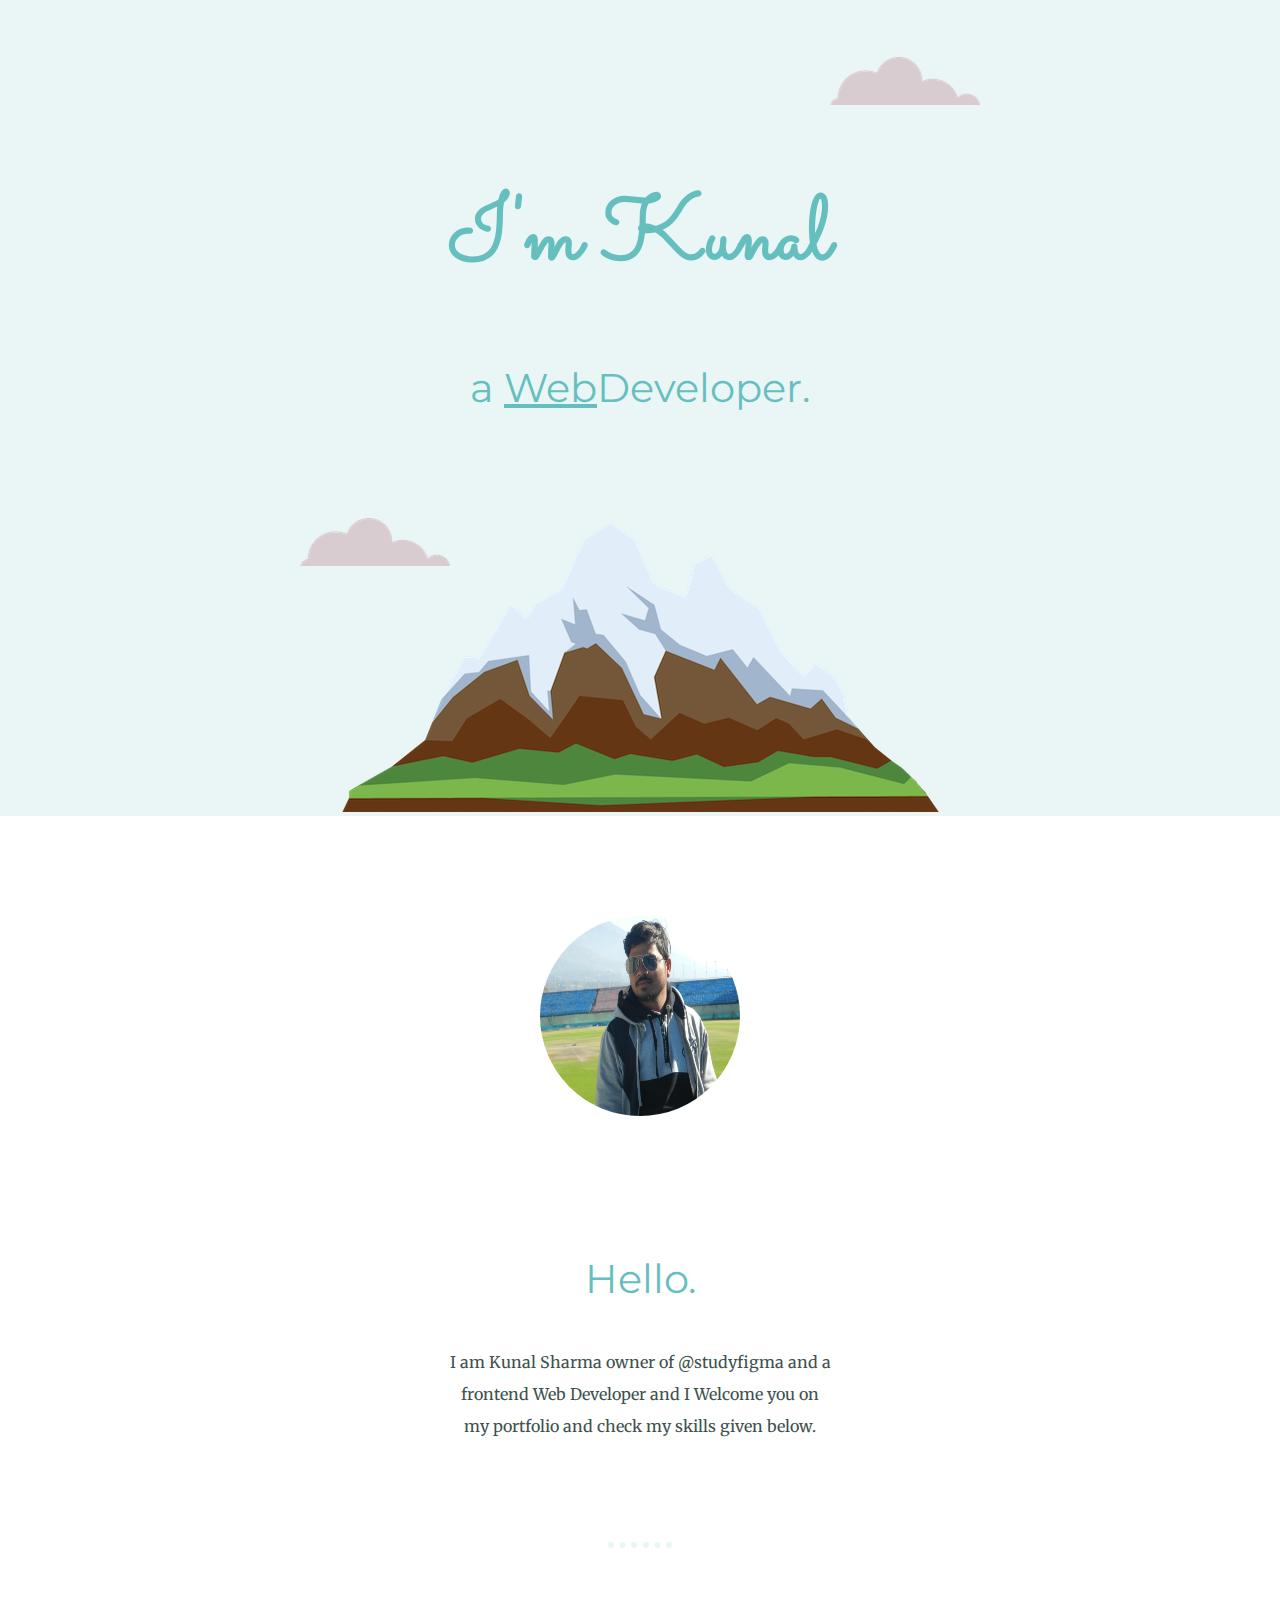
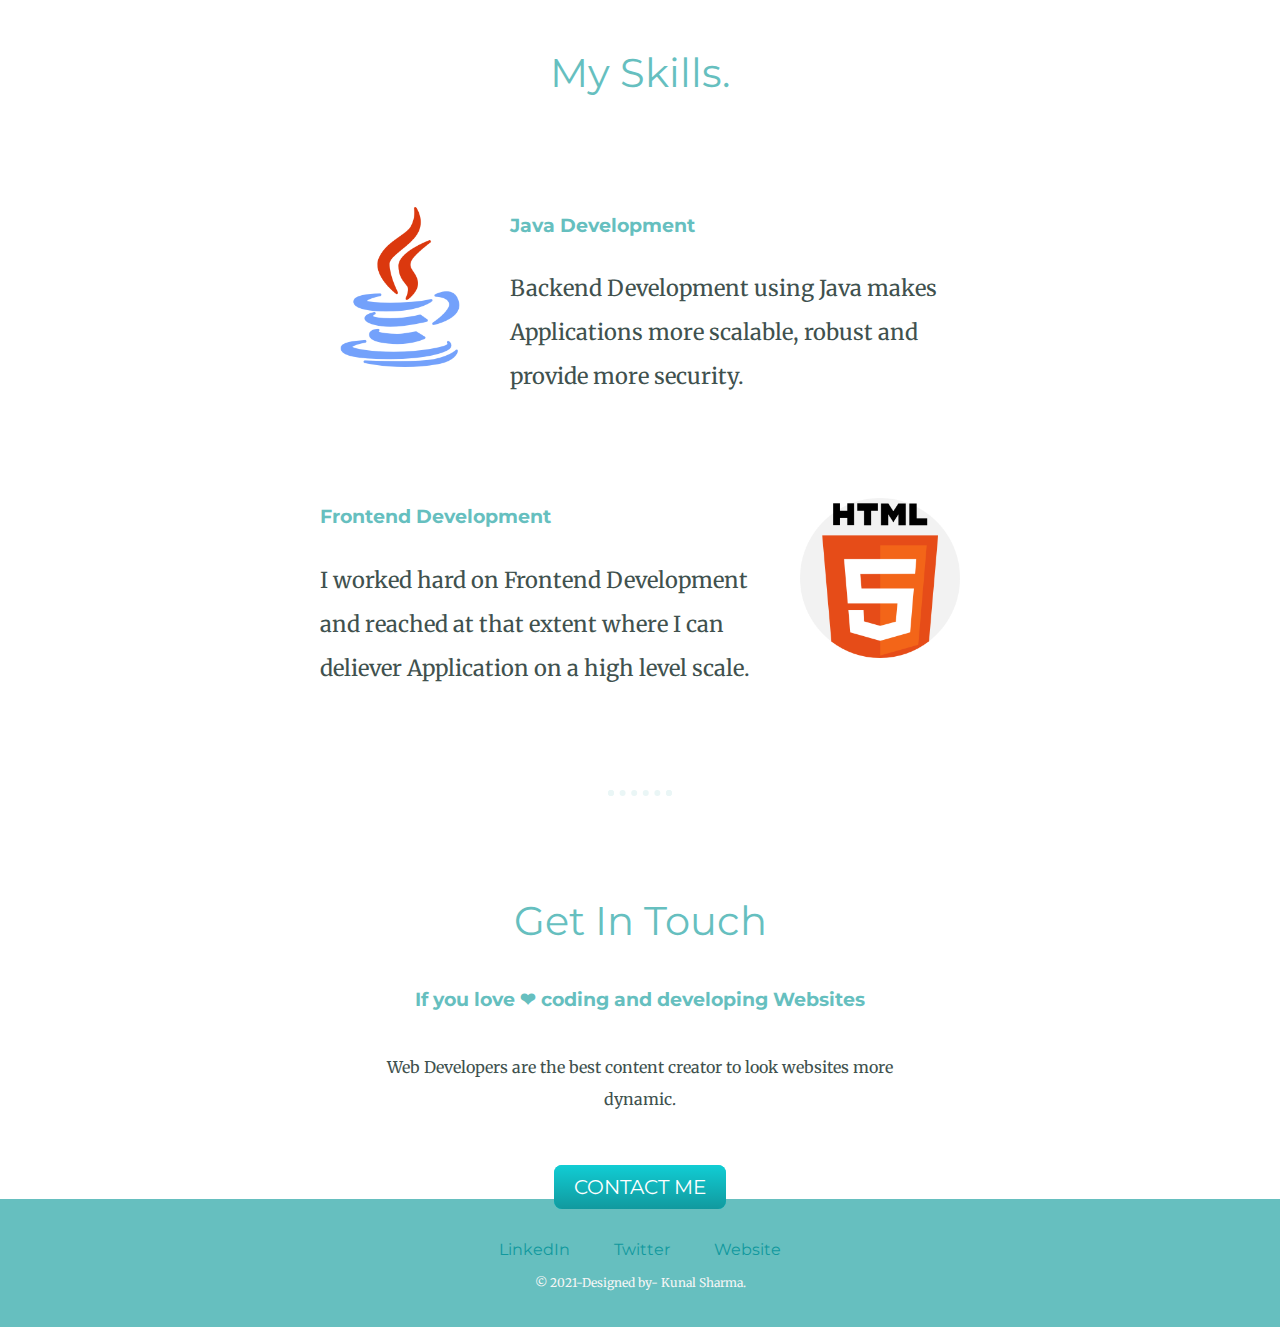
<file: images/index.html>
<!DOCTYPE html>
<html lang="en" dir="ltr">
  <head>
    <meta charset="utf-8">
    <title>Kunal Sharma</title>
    <link rel="stylesheet" href="css/style.css">
    <link rel="icon" href="favicon.ico">
    <link rel="preconnect" href="https://fonts.gstatic.com">
    <link href="https://fonts.googleapis.com/css2?family=Merriweather&family=Montserrat:wght@100&family=Sacramento&display=swap" rel="stylesheet">
  </head>
  <body>
    <div class="top-container">
      <img class="top-cloud" src="images/cloud.png" alt="cloud-img">
      <h1>I'm Kunal</h1>
      <h2>a <span class="pro">Web</span>Developer.</<h2></h2>
      <img class="bottom-cloud"src="images/cloud.png" alt="cloud-img">
      <img src="images/mountain.png" alt="mountain-img">
    </div>

    <div class="middle-container">
      <div class="profile">
        <img src="images/avatar.JPG" alt="avatar-logo">
        <h2>Hello.</h2>
        <p class="intro">I am Kunal Sharma owner of @studyfigma and a frontend Web Developer and I  Welcome you on my portfolio and check my skills given below.</p>
      </div>
      <hr>
      <div class="skills">
        <h2>My Skills.</h2>
        <div class="skill-row">
          <img class="code-img" src="images/java.png" alt="java-logo">
          <h3>Java Development</h3>
          <p class="java-description">Backend Development using Java makes Applications more scalable, robust and provide more security.</p>
        </div>
        <div class="skill-row">
          <img class="html-img" src="images/html-5.png" alt="">
          <h3>Frontend Development</h3>
          <p class="html-description">I worked hard on Frontend Development and reached at that extent where I can deliever Application on a high level scale.</p>
        </div>
      </div>
      <hr>
      <div class="contact-me">
        <h2>Get In Touch</h2>
        <h3>If you love ❤ coding and developing Websites</h3>
        <p class="contact-message">Web Developers are the best content creator to look websites more dynamic.</p>
        <a class="btn" href="mailto:kunalsharma3377@outlook.com">CONTACT ME</a>
      </div>
    </div>


    <div class="bottom-container">
      <a class="footer-link" href="https://www.linkedin.com/">LinkedIn</a>
      <a class="footer-link" href="https://twitter.com/">Twitter</a>
      <a class="footer-link" href="https://www.appbrewery.co/">Website</a>
      <p class="copyright">© 2021-Designed by- Kunal Sharma.</p>
    </div>


  </body>
</html>
</file>
<file: images/css/style.css>
body{
  color: #40514E;
  margin: 0;
  text-align: center;
  font-family:'Merriweather',san-serif;
  /* font-size: 200%; */

}
h1{
  font-size: 5.625rem;
  line-height: 2;
  margin: 50px auto 0 auto;
  font-family: 'Sacramento',cursive;
  color: #66BFBF;

}
h2
{
  font-family: 'Montserrat',serif;
  font-size: 2.5rem;
  color: #66BFBF;
  font-weight: normal;
  padding-bottom: 10px;
}
h3
{
  font-family: 'Montserrat',sans-serif;
    color: #66BFBF;
}

hr{
  border: dotted #EAF6F6 6px;
  border-bottom: none;
  width: 4%;
  margin:100px auto;
}
.top-container
{
  background-color: #EAF6F6;
  position: relative;
  padding-top: 100px;
}
.pro{
  text-decoration: underline;
}

.top-cloud
{
  position: absolute;
      right: 300px;
      top: 7%;
}
.bottom-cloud {
  position: absolute;
  left: 300px;
  bottom: 250px;
}

.profile img{
  height: 200px;
  width: 200px;
  border-radius: 100%;
  padding: 100px;

}
p{
  line-height: 2;
}

.skill-row {
  width: 50%;
  margin: 100px auto 100px auto;
  text-align: left;
  line-height: 2;
}

.middle-conatiner{
  margin-left: 100px 0;
}

.code-img{
  width: 25%;
  float: left;
  margin-right: 30px;
}
.html-img{
  width: 25%;
  float: right;
  margin-left: 30px;
}

.java-description
{
  /* clear:left; */
  font-size: 22px;
}
.html-description
{
  /* clear: right; */
  font-size: 22px;
}
.intro
{
  width: 30%;
  margin: auto;
  /* line-height: 2; */
}

.contact-message{
  width: 40%;
  margin: 40px auto 60px;
}
.btn
{

  background: #11cdd4;
  background-image: -webkit-linear-gradient(top, #11cdd4, #11999e);
  background-image: -moz-linear-gradient(top, #11cdd4, #11999e);
  background-image: -ms-linear-gradient(top, #11cdd4, #11999e);
  background-image: -o-linear-gradient(top, #11cdd4, #11999e);
  background-image: linear-gradient(to bottom, #11cdd4, #11999e);
  -webkit-border-radius: 8;
  -moz-border-radius: 8;
  border-radius: 8px;
  font-family: 'Montserrat',sans-serif;
  color: #ffffff;
  font-size: 20px;
  padding: 10px 20px 10px 20px;
  text-decoration: none;
  /* margin-top: : 100px; */
}

.btn:hover {
  background: #30e3cb;
  background-image: -webkit-linear-gradient(top, #30e3cb, #2bc4ad);
  background-image: -moz-linear-gradient(top, #30e3cb, #2bc4ad);
  background-image: -ms-linear-gradient(top, #30e3cb, #2bc4ad);
  background-image: -o-linear-gradient(top, #30e3cb, #2bc4ad);
  background-image: linear-gradient(to bottom, #30e3cb, #2bc4ad);
  text-decoration: none;
}
.bottom-container
{
  background-color: #66BFBF;
  padding: 40px 0 20px;
}
a{
  color: #11999E;
  font-family: 'Montserrat';
  margin: 10px 20px;
  text-decoration: none;
}
a:hover{
  color: #F6F6F6;
}
.copyright
{
  font-size: 0.75rem;
  color: #F6F6F6;
}
</file>
